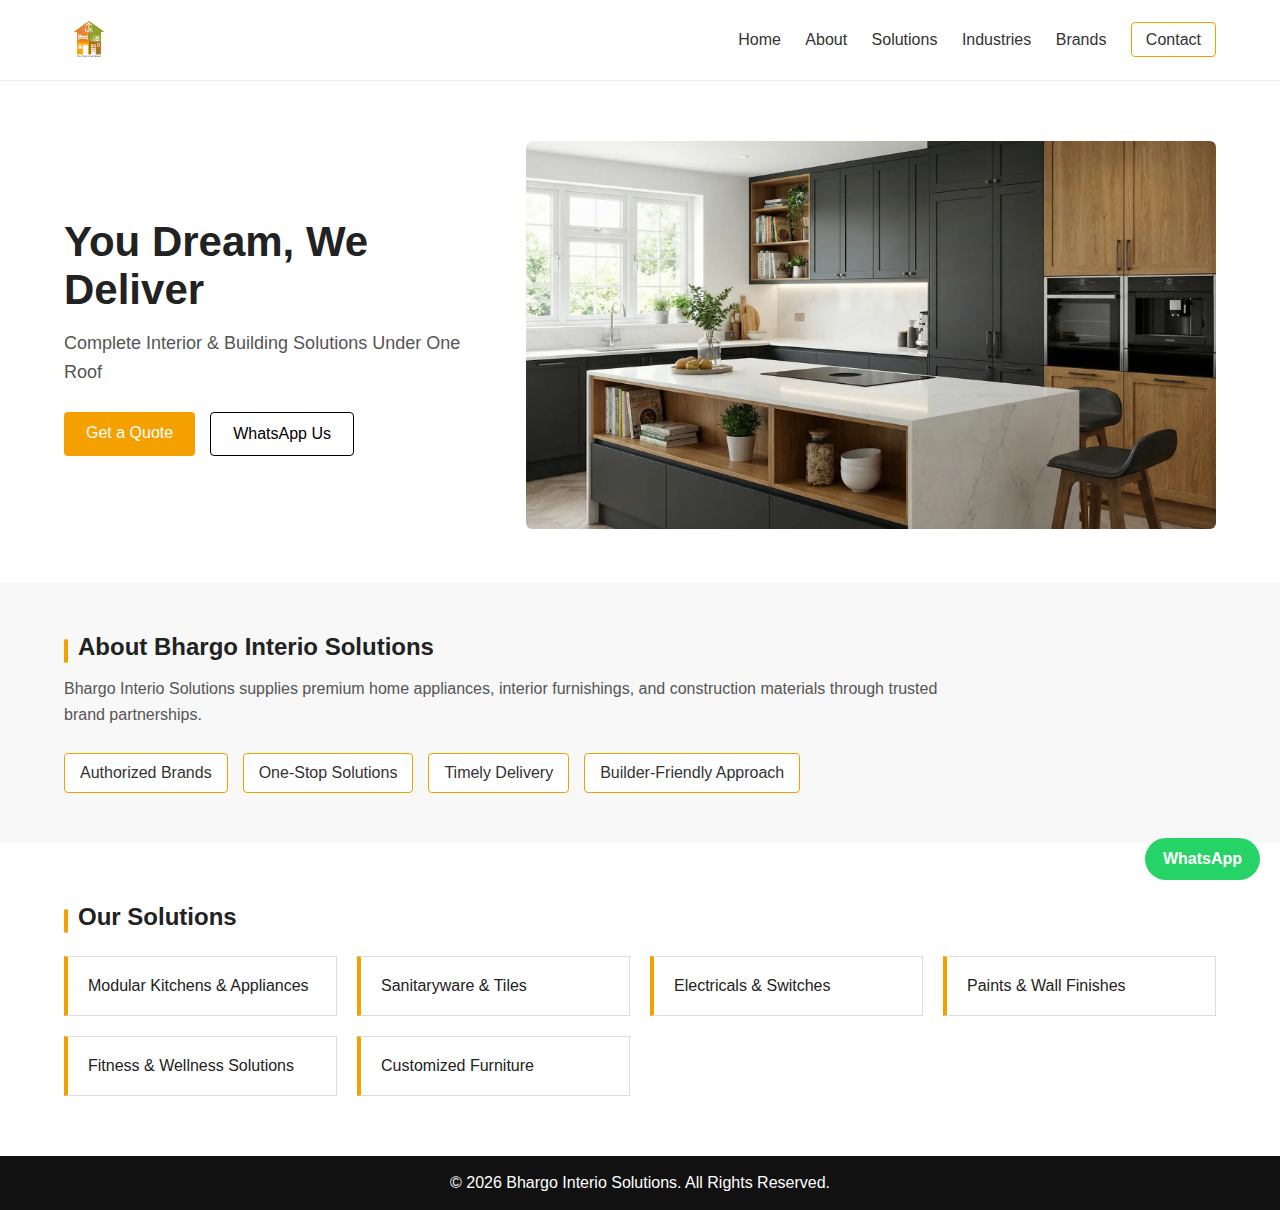
<file: index.html>
<!DOCTYPE html>
<html lang="en">
<head>
    <meta charset="UTF-8" />
    <meta name="viewport" content="width=device-width, initial-scale=1.0" />
    <title>Bhargo Interio Solutions</title>
    <link rel="stylesheet" href="css/style.css" />
</head>
<body>

    <!-- ================= NAVBAR ================= -->
    <header class="navbar">
        <div class="container nav-content">
            <img src="assets/images/logo.webp" alt="Bhargo Interio Solutions" class="logo">

            <nav class="nav-links">
                <a href="index.html">Home</a>
                <a href="about.html">About</a>
                <a href="solutions.html">Solutions</a>
                <a href="industries.html">Industries</a>
                <a href="brands.html">Brands</a>
                <a href="contact.html" class="btn-outline">Contact</a>
            </nav>

            <!-- ADDED: Hamburger menu (mobile only) -->
            <div class="hamburger" onclick="toggleMenu()">☰</div>
        </div>
    </header>

    <!-- ================= HERO SECTION ================= -->
    <section class="hero">
        <div class="container hero-content">
            <div class="hero-text">
                <h1>You Dream, We Deliver</h1>
                <p>Complete Interior & Building Solutions Under One Roof</p>

                <div class="hero-buttons">
                    <a href="contact.html" class="btn-primary">Get a Quote</a>
                    <a href="https://wa.me/917074681973" target="_blank" class="btn-secondary">
                        WhatsApp Us
                    </a>
                </div>
            </div>

            <div class="hero-image">
                <img src="assets/images/hero.webp" alt="Interior Solutions">
            </div>
        </div>
    </section>

    <!-- ================= ABOUT SNAPSHOT ================= -->
    <section class="about-snapshot">
        <div class="container">
            <h2>About Bhargo Interio Solutions</h2>
            <p>
                Bhargo Interio Solutions supplies premium home appliances, interior
                furnishings, and construction materials through trusted brand partnerships.
            </p>

            <div class="usp-list">
                <span>Authorized Brands</span>
                <span>One-Stop Solutions</span>
                <span>Timely Delivery</span>
                <span>Builder-Friendly Approach</span>
            </div>
        </div>
    </section>

    <!-- ================= SOLUTIONS PREVIEW (ADDED) ================= -->
    <section class="solutions-preview">
        <div class="container">
            <h2>Our Solutions</h2>

            <div class="solutions-grid">
                <div class="solution-card">Modular Kitchens & Appliances</div>
                <div class="solution-card">Sanitaryware & Tiles</div>
                <div class="solution-card">Electricals & Switches</div>
                <div class="solution-card">Paints & Wall Finishes</div>
                <div class="solution-card">Fitness & Wellness Solutions</div>
                <div class="solution-card">Customized Furniture</div>
            </div>
        </div>
    </section>

    <!-- ================= FOOTER ================= -->
    <footer class="footer">
        <div class="container footer-content">
            <p>© 2026 Bhargo Interio Solutions. All Rights Reserved.</p>
        </div>
    </footer>

    <!-- ================= WHATSAPP FLOAT ================= -->
    <a href="https://wa.me/917074681973" class="whatsapp-float" target="_blank">
        WhatsApp
    </a>

    <!-- JS for hamburger (REQUIRED, no conflict) -->
    <script>
        function toggleMenu() {
            document.querySelector('.nav-links').classList.toggle('active');
        }
    </script>

</body>
</html>
</file>
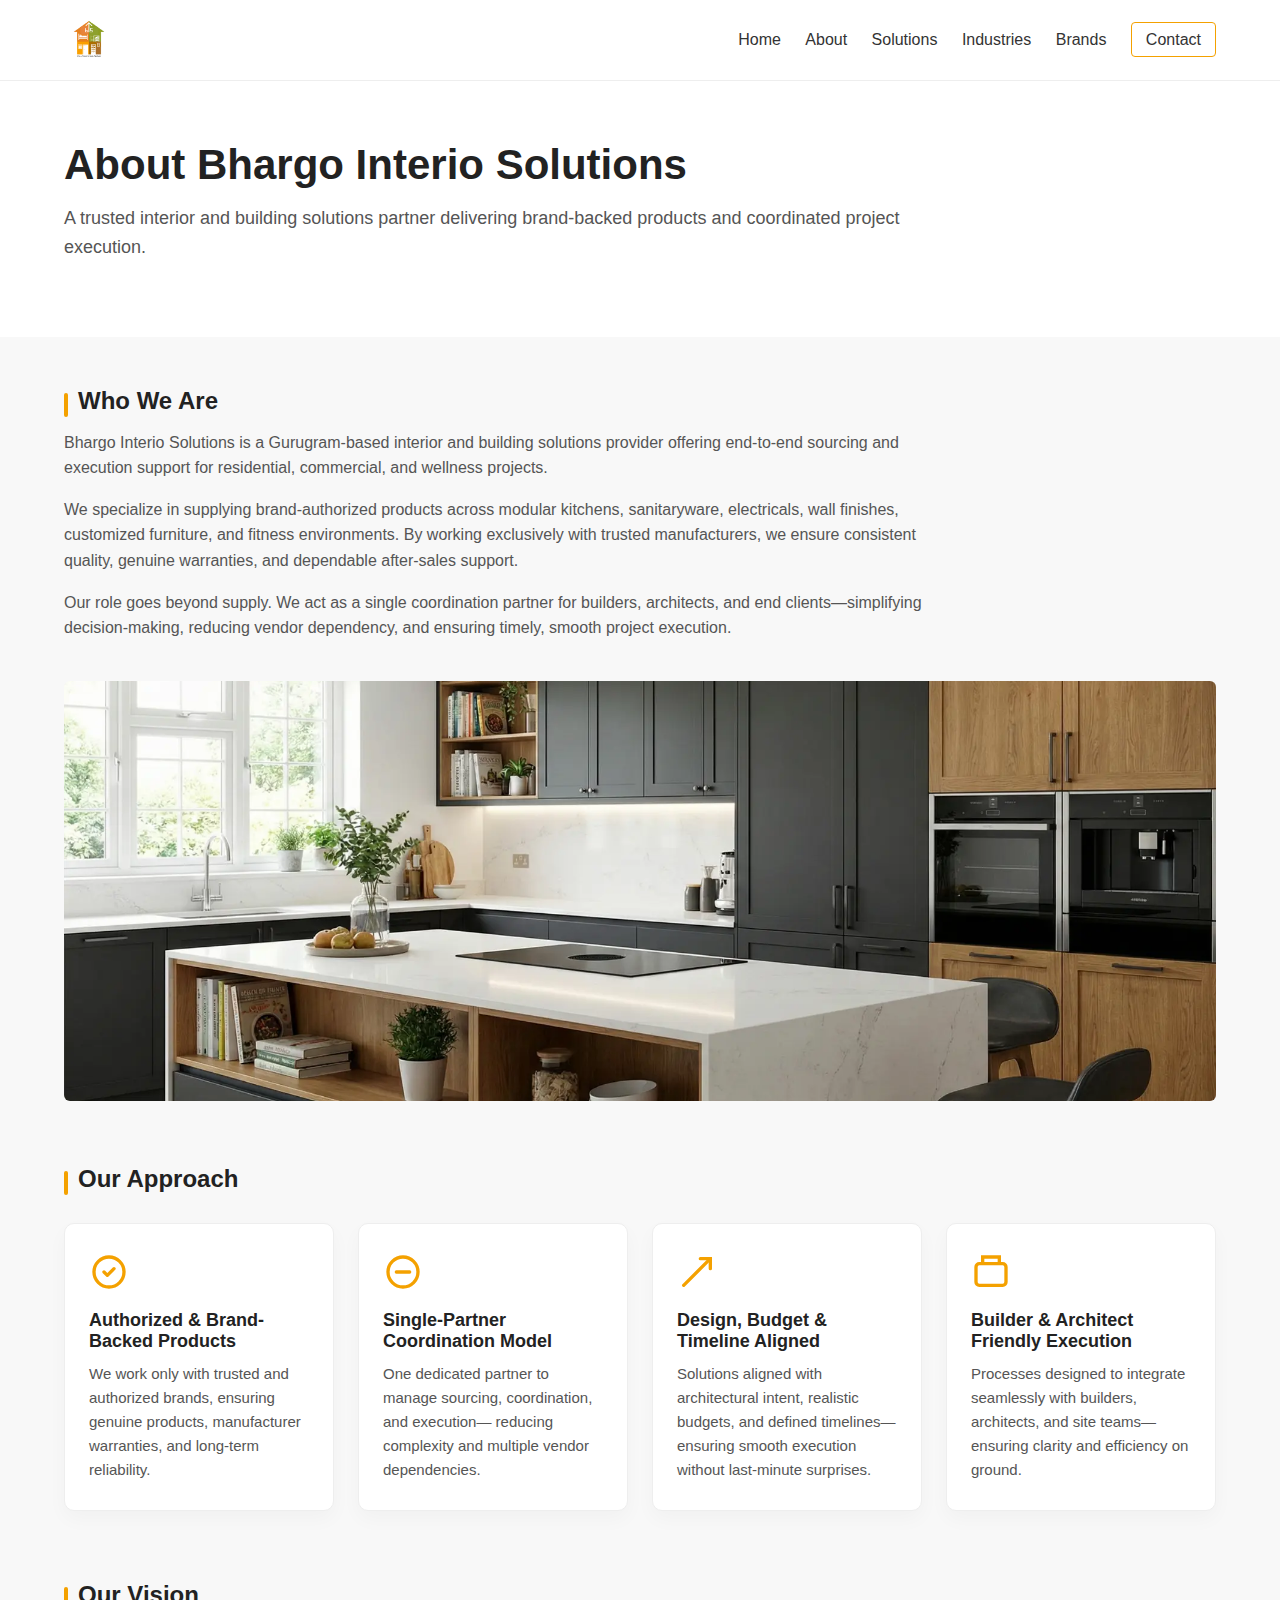
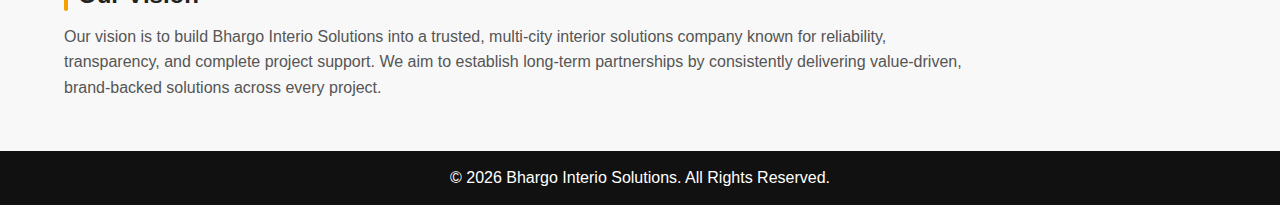
<file: about.html>
<!DOCTYPE html>
<html lang="en">
<head>
    <meta charset="UTF-8" />
    <meta name="viewport" content="width=device-width, initial-scale=1.0" />
    <title>About Us | Bhargo Interio Solutions</title>
    <link rel="stylesheet" href="css/style.css" />
</head>
<body>

    <!-- ================= NAVBAR ================= -->
    <header class="navbar">
        <div class="container nav-content">
            <img src="assets/images/logo.webp" alt="Bhargo Interio Solutions" class="logo">

            <nav class="nav-links">
                <a href="index.html">Home</a>
                <a href="about.html">About</a>
                <a href="solutions.html">Solutions</a>
                <a href="industries.html">Industries</a>
                <a href="brands.html">Brands</a>
                <a href="contact.html" class="btn-outline">Contact</a>
            </nav>

            <div class="hamburger" onclick="toggleMenu()">☰</div>
        </div>
    </header>

    <!-- ================= PAGE HEADER ================= -->
    <section class="hero">
        <div class="container">
            <div class="hero-text">
                <h1>About Bhargo Interio Solutions</h1>
                <p>
                    A trusted interior and building solutions partner delivering
                    brand-backed products and coordinated project execution.
                </p>
            </div>
        </div>
    </section>

    <!-- ================= ABOUT CONTENT ================= -->
    <section class="about-snapshot">
        <div class="container">

            <!-- WHO WE ARE -->
            <h2>Who We Are</h2>

            <p>
                Bhargo Interio Solutions is a Gurugram-based interior and building solutions
                provider offering end-to-end sourcing and execution support for residential,
                commercial, and wellness projects.
            </p>

            <p>
                We specialize in supplying brand-authorized products across modular kitchens,
                sanitaryware, electricals, wall finishes, customized furniture, and fitness
                environments. By working exclusively with trusted manufacturers, we ensure
                consistent quality, genuine warranties, and dependable after-sales support.
            </p>

            <p>
                Our role goes beyond supply. We act as a single coordination partner for
                builders, architects, and end clients—simplifying decision-making, reducing
                vendor dependency, and ensuring timely, smooth project execution.
            </p>

            <!-- ABOUT IMAGE -->
            <div class="about-image">
                <img src="assets/images/hero.webp" alt="Interior Solutions by Bhargo Interio">
            </div>

            <!-- OUR APPROACH -->
            <h2 style="margin-top: 60px;">Our Approach</h2>

            <div class="usp-grid">

                <!-- Card 1 -->
                <div class="usp-card">
                    <div class="usp-icon">
                        <svg viewBox="0 0 24 24" fill="none">
                            <circle cx="12" cy="12" r="9" stroke="currentColor" stroke-width="2"/>
                            <path d="M9 12l2 2 4-4" stroke="currentColor" stroke-width="2"
                                  stroke-linecap="round" stroke-linejoin="round"/>
                        </svg>
                    </div>
                    <h3>Authorized & Brand-Backed Products</h3>
                    <p>
                        We work only with trusted and authorized brands, ensuring genuine
                        products, manufacturer warranties, and long-term reliability.
                    </p>
                </div>

                <!-- Card 2 -->
                <div class="usp-card">
                    <div class="usp-icon">
                        <svg viewBox="0 0 24 24" fill="none">
                            <circle cx="12" cy="12" r="9" stroke="currentColor" stroke-width="2"/>
                            <path d="M8 12h8" stroke="currentColor" stroke-width="2"
                                  stroke-linecap="round"/>
                        </svg>
                    </div>
                    <h3>Single-Partner Coordination Model</h3>
                    <p>
                        One dedicated partner to manage sourcing, coordination, and execution—
                        reducing complexity and multiple vendor dependencies.
                    </p>
                </div>

                <!-- Card 3 -->
                <div class="usp-card">
                    <div class="usp-icon">
                        <svg viewBox="0 0 24 24" fill="none">
                            <path d="M4 20l16-16" stroke="currentColor" stroke-width="2"
                                  stroke-linecap="round"/>
                            <path d="M14 4h6v6" stroke="currentColor" stroke-width="2"
                                  stroke-linecap="round"/>
                        </svg>
                    </div>
                    <h3>Design, Budget & Timeline Aligned</h3>
                    <p>
                        Solutions aligned with architectural intent, realistic budgets, and
                        defined timelines—ensuring smooth execution without last-minute surprises.
                    </p>
                </div>

                <!-- Card 4 -->
                <div class="usp-card">
                    <div class="usp-icon">
                        <svg viewBox="0 0 24 24" fill="none">
                            <rect x="3" y="7" width="18" height="13" rx="2"
                                  stroke="currentColor" stroke-width="2"/>
                            <path d="M7 7V3h10v4" stroke="currentColor" stroke-width="2"/>
                        </svg>
                    </div>
                    <h3>Builder & Architect Friendly Execution</h3>
                    <p>
                        Processes designed to integrate seamlessly with builders, architects,
                        and site teams—ensuring clarity and efficiency on ground.
                    </p>
                </div>

            </div>

            <!-- OUR VISION -->
            <h2 style="margin-top: 70px;">Our Vision</h2>

            <p>
                Our vision is to build Bhargo Interio Solutions into a trusted, multi-city
                interior solutions company known for reliability, transparency, and complete
                project support. We aim to establish long-term partnerships by consistently
                delivering value-driven, brand-backed solutions across every project.
            </p>

        </div>
    </section>

    <!-- ================= FOOTER ================= -->
    <footer class="footer">
        <div class="container footer-content">
            <p>© 2026 Bhargo Interio Solutions. All Rights Reserved.</p>
        </div>
    </footer>

    <!-- ================= JS ================= -->
    <script>
        function toggleMenu() {
            document.querySelector('.nav-links').classList.toggle('active');
        }
    </script>

</body>
</html>
</file>
<file: css/style.css>
:root {
    --brand-accent: #f4a100;
    --text-dark: #222;
    --text-muted: #555;
}

* {
    margin: 0;
    padding: 0;
    box-sizing: border-box;
    font-family: Arial, Helvetica, sans-serif;
}

body {
    background-color: #ffffff;
    color: #222;
}

/* Container */
.container {
    width: 90%;
    max-width: 1200px;
    margin: auto;
}

/* ================= NAVBAR ================= */
.navbar {
    background: #ffffff;
    border-bottom: 1px solid #eee;
    padding: 15px 0;
}

.nav-content {
    display: flex;
    justify-content: space-between;
    align-items: center;
}

.logo {
    height: 50px;
}

.nav-links a {
    margin-left: 20px;
    text-decoration: none;
    color: #333;
    font-weight: 500;
}

.btn-outline {
    padding: 8px 14px;
    border: 1px solid var(--brand-accent);
    color: var(--brand-accent);
    border-radius: 4px;
}

/* ================= HERO ================= */
.hero {
    padding: 60px 0;
}

.hero-content {
    display: flex;
    align-items: center;
    gap: 40px;
}

.hero-text h1 {
    font-size: 42px;
    margin-bottom: 15px;
}

.hero-text p {
    font-size: 18px;
    margin-bottom: 25px;
    color: #555;
}

/* 🔴 FIX: prevent button overlap */
.hero-buttons {
    display: flex;
    flex-wrap: wrap;
    gap: 15px;
}

/* Buttons */
.btn-primary {
    background: var(--brand-accent);
    color: #fff;
    padding: 12px 22px;
    text-decoration: none;
    border-radius: 4px;
}

.btn-secondary {
    border: 1px solid #000;
    padding: 12px 22px;
    text-decoration: none;
    color: #000;
    border-radius: 4px;
}

/* 🔴 FIX: constrain tall hero image */
.hero-image img {
    width: 100%;
    max-height: 420px;
    object-fit: cover;
    border-radius: 6px;
}

/* ================= ABOUT SNAPSHOT ================= */
.about-snapshot {
    background: #f8f8f8;
    padding: 50px 0;
}

.about-snapshot h2 {
    margin-bottom: 15px;
}

.usp-list {
    margin-top: 20px;
    display: flex;
    flex-wrap: wrap;
    gap: 15px;
}

.usp-list span {
    background: #fff;
    padding: 10px 15px;
    border: 1px solid var(--brand-accent);
    color: #333;
    border-radius: 4px;
}

/* ================= SOLUTIONS PREVIEW ================= */
.solutions-preview {
    padding: 60px 0;
}

.solutions-preview h2 {
    margin-bottom: 25px;
}

.solutions-grid {
    display: grid;
    grid-template-columns: repeat(auto-fit, minmax(250px, 1fr));
    gap: 20px;
}

.solution-card {
    background: #ffffff;
    border: 1px solid #ddd;
    border-left: 4px solid var(--brand-accent);
    padding: 20px;
    font-weight: 500;
}

/* ================= FOOTER ================= */
.footer {
    background: #111;
    color: #fff;
    padding: 20px 0;
    text-align: center;
}

/* ================= WHATSAPP FLOAT ================= */
.whatsapp-float {
    position: fixed;
    right: 20px;
    bottom: 20px;
    background: #25d366;
    color: #fff;
    padding: 12px 18px;
    border-radius: 30px;
    text-decoration: none;
    font-weight: bold;
}

/* ================= RESPONSIVE ================= */
@media (max-width: 768px) {

    .hero-content {
        flex-direction: column;
        text-align: center;
    }

    .nav-links {
        display: none;
    }

    .hero-text h1 {
        font-size: 32px;
    }
}

/* ================= HAMBURGER ================= */
.hamburger {
    display: none;
    font-size: 26px;
    cursor: pointer;
}

@media (max-width: 768px) {

    .hamburger {
        display: block;
    }

    .nav-links {
        position: absolute;
        top: 70px;
        right: 5%;
        background: #fff;
        border: 1px solid #ddd;
        padding: 15px;
        display: none;
        flex-direction: column;
        gap: 10px;
    }

    .nav-links.active {
        display: flex;
    }
}
/* ================= VISUAL DEPTH & RHYTHM PASS ================= */

/* Global vertical rhythm for all sections */
section {
    padding: 70px 0;
}

/* Reduce hero dominance on inner pages */
.hero {
    padding: 60px 0 50px;
}

/* Subtle section contrast to avoid blandness */
.about-snapshot {
    background: #f8f8f8;
}

/* Section heading visual anchor */
section h2 {
    position: relative;
    padding-left: 14px;
    margin-bottom: 15px;
    color: #222;
}

/* Accent line before section headings */
section h2::before {
    content: "";
    position: absolute;
    left: 0;
    top: 6px;
    width: 4px;
    height: 24px;
    background: var(--brand-accent);
    border-radius: 2px;
}

/* Improve paragraph readability and density */
section p {
    color: #555;
    line-height: 1.6;
    max-width: 900px;
}

/* Space between consecutive paragraphs */
section p + p {
    margin-top: 16px;
}

/* Improve spacing around USP list */
.usp-list {
    margin-top: 25px;
}

/* Slightly soften footer dominance */
.footer {
    padding: 18px 0;
}
/* ================= ABOUT IMAGE ================= */

.about-image {
    margin: 40px 0;
}

.about-image img {
    width: 100%;
    max-height: 420px;
    object-fit: cover;
    border-radius: 6px;
}
/* ================= MODERN USP CARDS ================= */

.usp-grid {
    display: grid;
    grid-template-columns: repeat(auto-fit, minmax(260px, 1fr));
    gap: 24px;
    margin-top: 30px;
}

.usp-card {
    background: #ffffff;
    border: 1px solid #eee;
    border-radius: 10px;
    padding: 28px 24px;
    transition: all 0.25s ease;
    box-shadow: 0 8px 20px rgba(0,0,0,0.03);
}

.usp-card:hover {
    transform: translateY(-6px);
    box-shadow: 0 14px 30px rgba(0,0,0,0.08);
}

.usp-icon {
    font-size: 28px;
    margin-bottom: 16px;
}

.usp-card h3 {
    font-size: 18px;
    margin-bottom: 10px;
    color: #222;
}

.usp-card p {
    font-size: 15px;
    color: #555;
    line-height: 1.6;
}
/* ===== FIX OVERSIZED SVG ICONS ===== */

.usp-icon {
    width: 40px;
    height: 40px;
    margin-bottom: 18px;
    color: var(--brand-accent);
}

.usp-icon svg {
    width: 100%;
    height: 100%;
    display: block;
}
</file>
